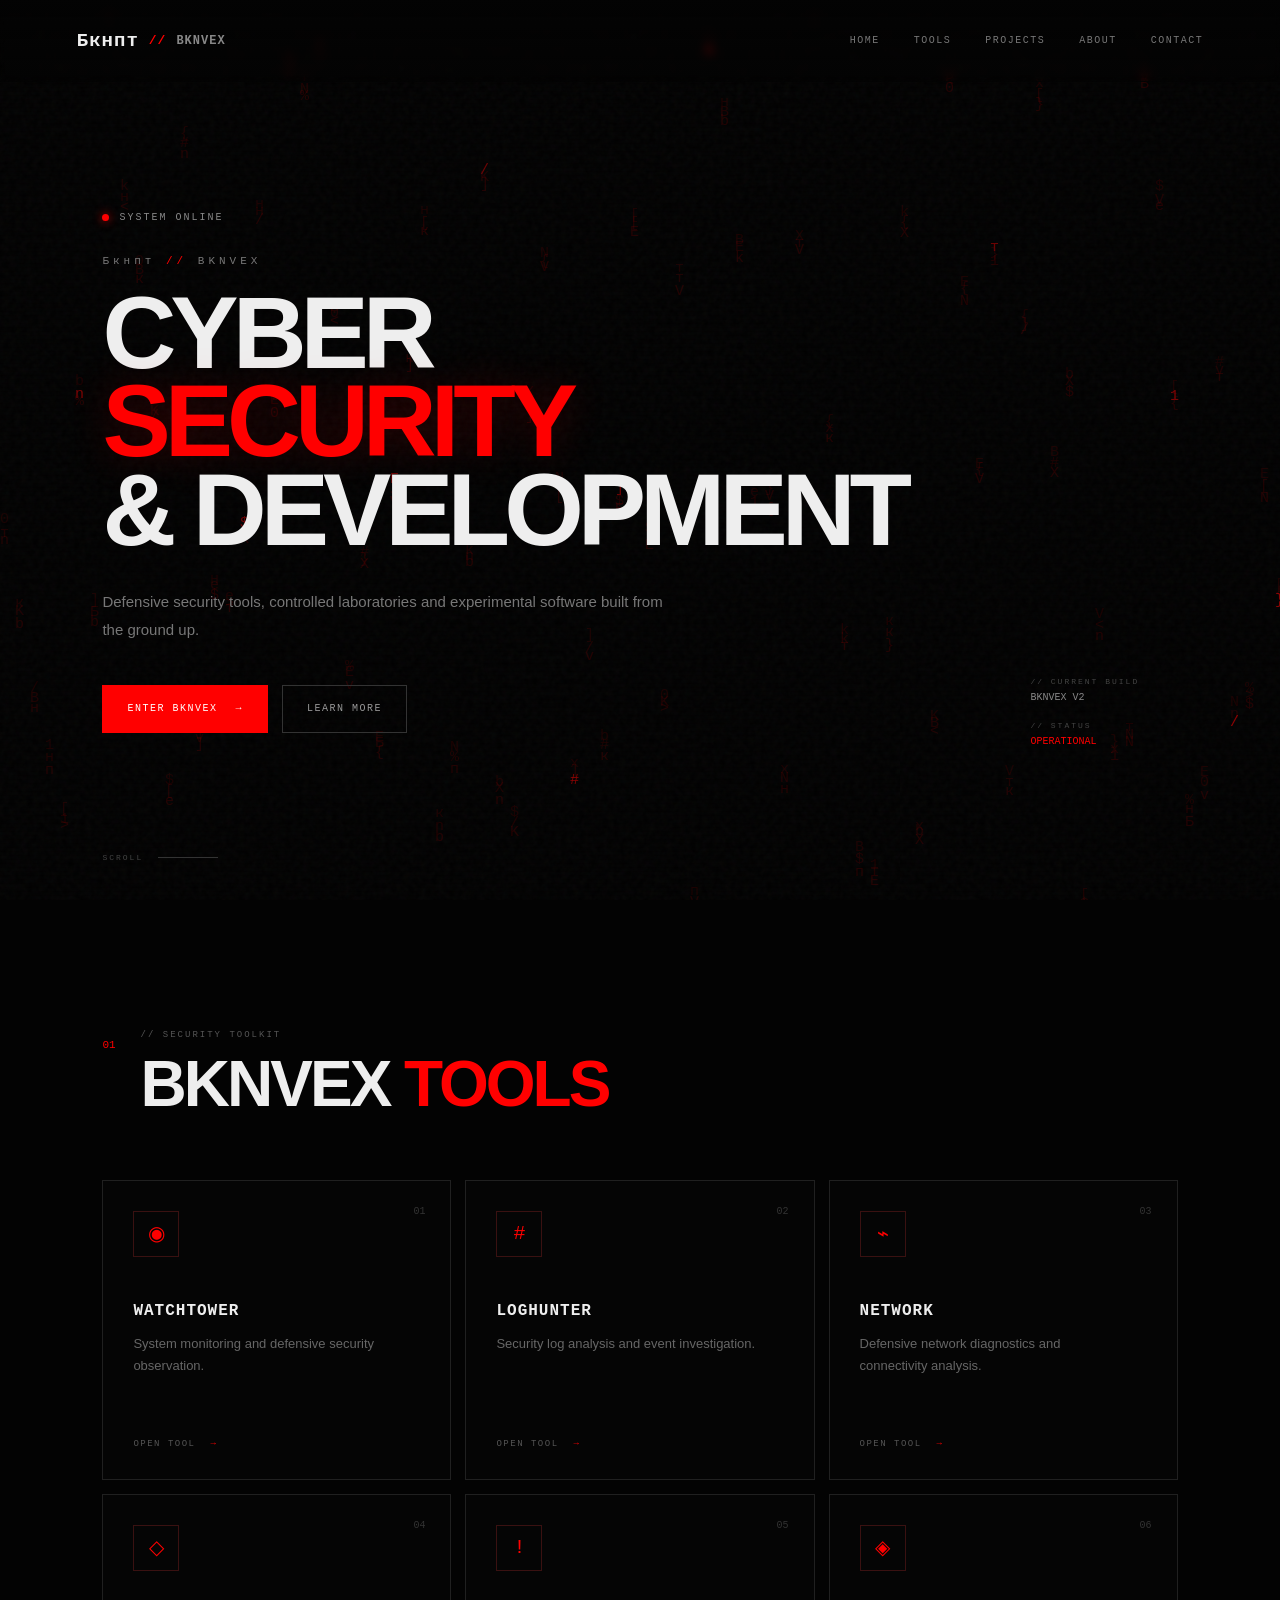
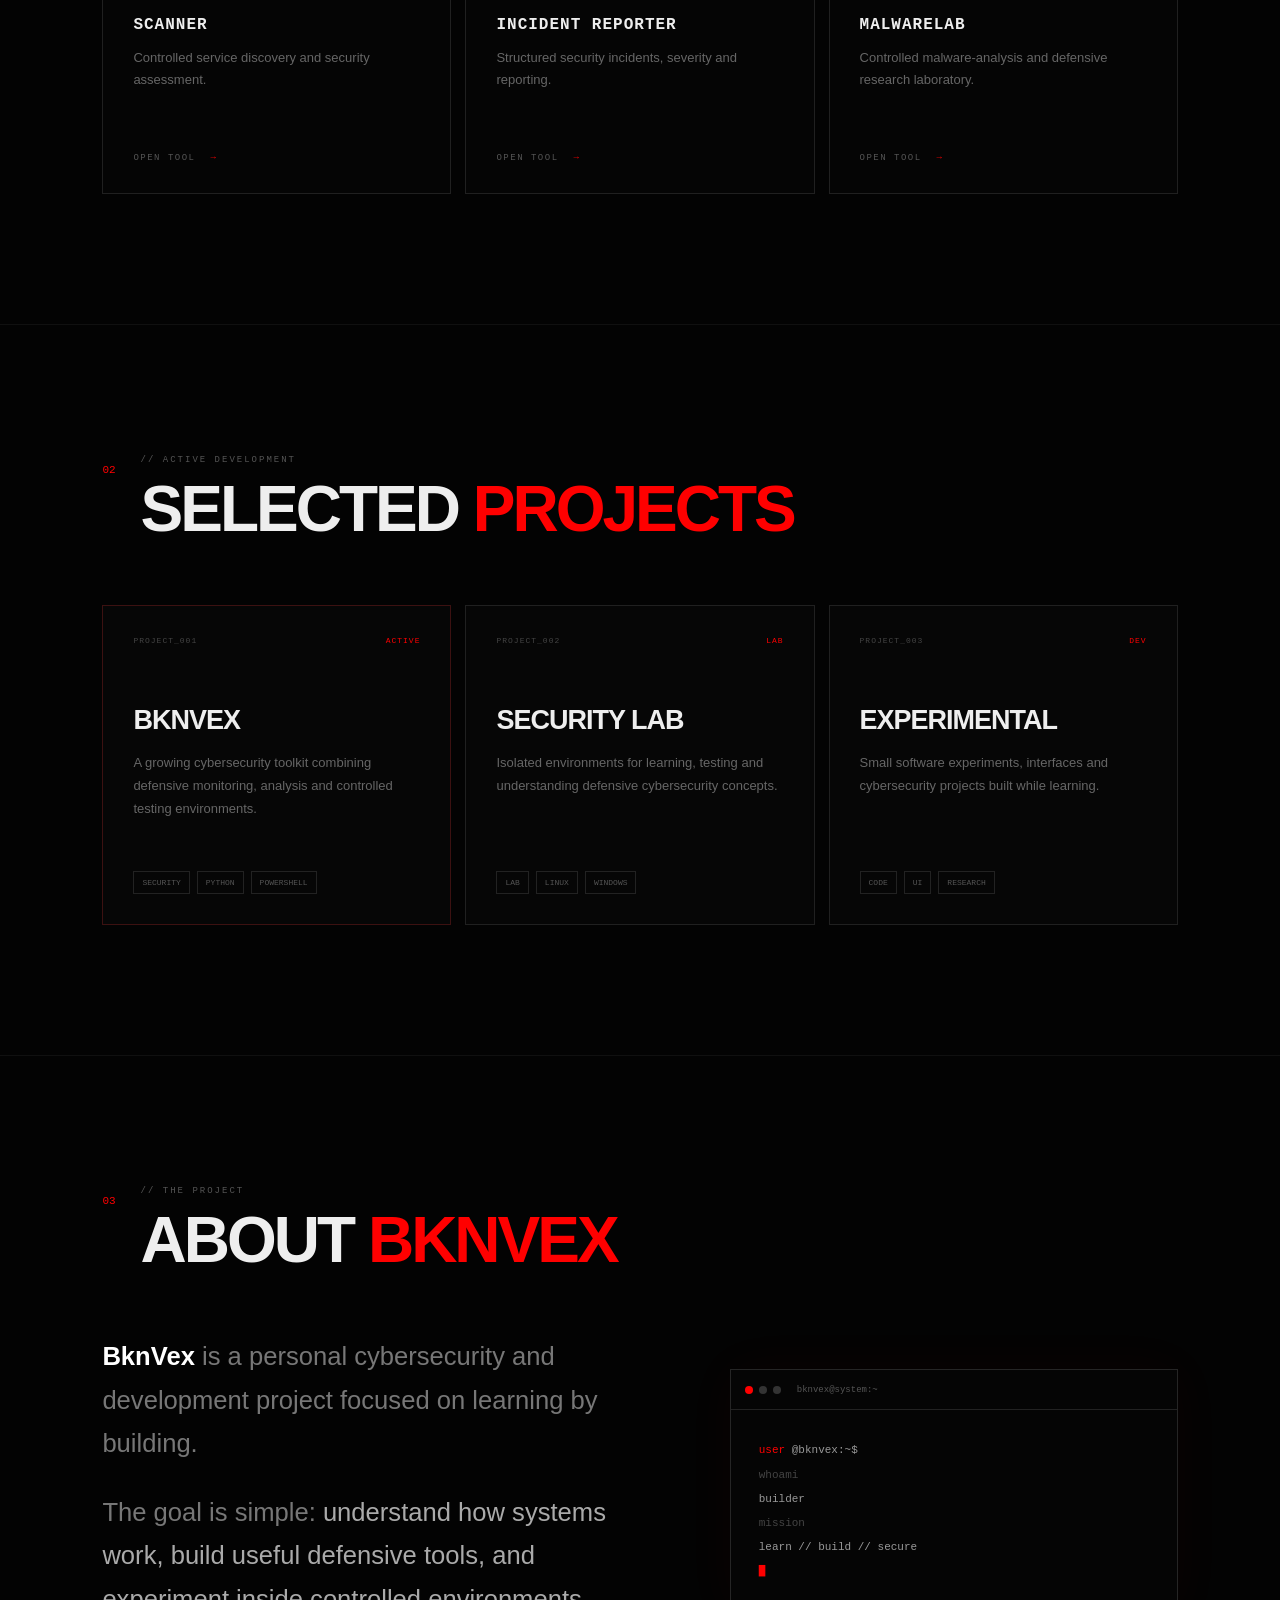
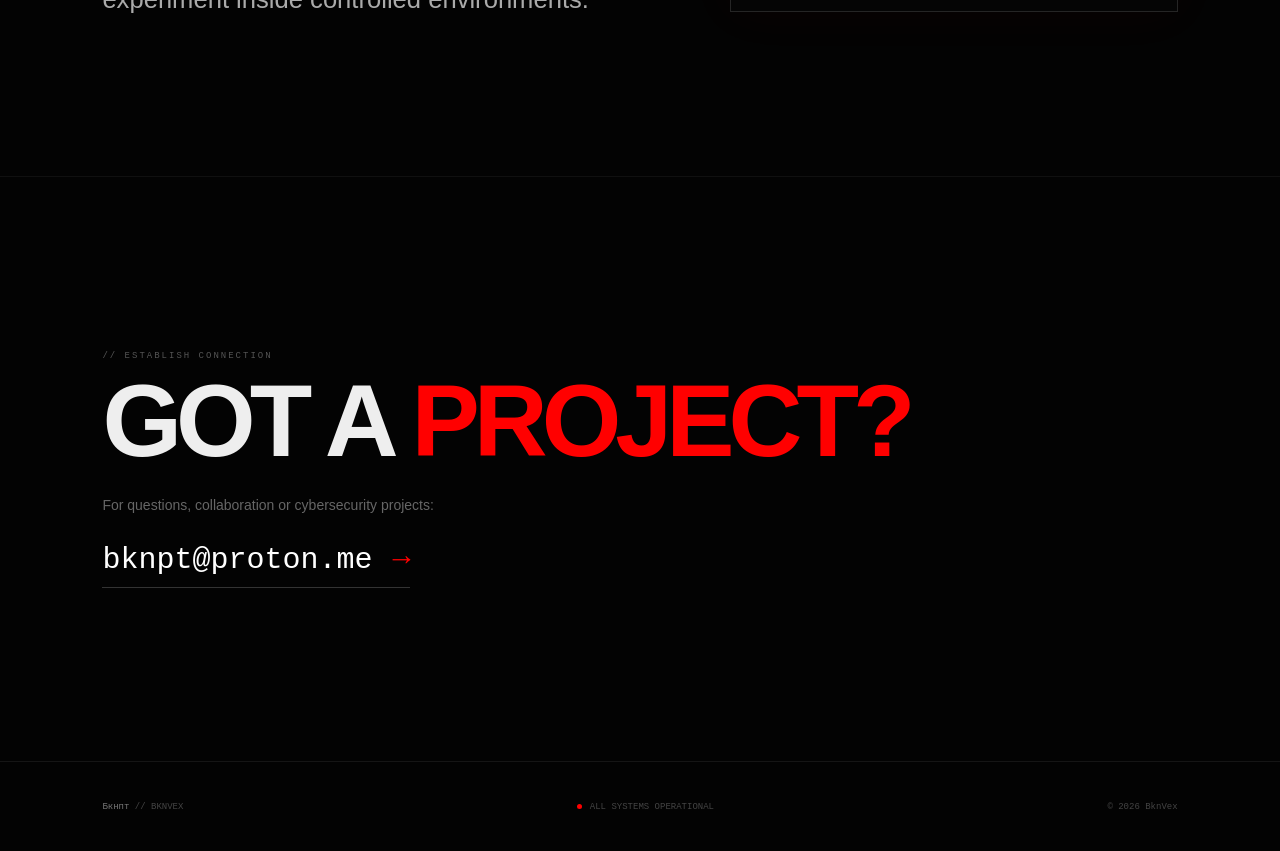
<file: index.html>
<!DOCTYPE html>
<html lang="en">
<head>
    <meta charset="UTF-8">

    <meta
        name="viewport"
        content="width=device-width, initial-scale=1.0"
    >

    <meta
        name="description"
        content="Бкнпт // BknVex — Cyber Security & Development"
    >

    <meta
        name="theme-color"
        content="#050505"
    >

    <title>Бкнпт // BknVex</title>

    <link
        rel="stylesheet"
        href="style.css"
    >
</head>

<body>

    <!-- =====================================================
         BACKGROUND
         ===================================================== -->

    <canvas id="rainCanvas"></canvas>

    <div class="noise"></div>

    <div class="scanlines"></div>


    <!-- =====================================================
         NAVIGATION
         ===================================================== -->

    <header class="navbar">

        <a
            href="#home"
            class="brand"
        >
            <span class="brand-cyrillic">
                Бкнпт
            </span>

            <span class="brand-divider">
                //
            </span>

            <span class="brand-latin">
                BKNVEX
            </span>
        </a>


        <button
            class="menu-button"
            id="menuButton"
            aria-label="Open navigation"
            type="button"
        >
            <span></span>
            <span></span>
            <span></span>
        </button>


        <nav
            class="nav-links"
            id="navLinks"
        >
            <a href="#home">
                HOME
            </a>

            <a href="#tools">
                TOOLS
            </a>

            <a href="#projects">
                PROJECTS
            </a>

            <a href="#about">
                ABOUT
            </a>

            <a href="#contact">
                CONTACT
            </a>
        </nav>

    </header>


    <main>

        <!-- =================================================
             HERO
             ================================================= -->

        <section
            class="hero"
            id="home"
        >

            <div class="hero-content">

                <div class="status-line">
                    <span class="status-dot"></span>
                    SYSTEM ONLINE
                </div>


                <div class="hero-kicker">
                    Бкнпт
                    <span>//</span>
                    BKNVEX
                </div>


                <h1>
                    CYBER
                    <br>
                    <span>SECURITY</span>
                    <br>
                    &amp; DEVELOPMENT
                </h1>


                <p class="hero-description">
                    Defensive security tools, controlled
                    laboratories and experimental software
                    built from the ground up.
                </p>


                <div class="hero-actions">

                    <a
                        href="#tools"
                        class="button button-primary"
                    >
                        ENTER BKNVEX
                        <span>→</span>
                    </a>


                    <a
                        href="#about"
                        class="button button-secondary"
                    >
                        LEARN MORE
                    </a>

                </div>

            </div>


            <div class="hero-side">

                <div class="side-label">
                    // CURRENT BUILD
                </div>

                <div class="side-value">
                    BKNVEX V2
                </div>


                <div class="side-label">
                    // STATUS
                </div>

                <div class="side-value active">
                    OPERATIONAL
                </div>

            </div>


            <div class="scroll-indicator">

                <span>
                    SCROLL
                </span>

                <div></div>

            </div>

        </section>


        <!-- =================================================
             TOOLS
             ================================================= -->

        <section
            class="section"
            id="tools"
        >

            <div class="section-heading">

                <div class="section-number">
                    01
                </div>

                <div>

                    <div class="section-label">
                        // SECURITY TOOLKIT
                    </div>

                    <h2>
                        BKNVEX
                        <span>TOOLS</span>
                    </h2>

                </div>

            </div>


            <div class="tools-grid">

                <!-- WATCHTOWER -->

                <a
                    href="tools/watchtower.html"
                    class="tool-card"
                >

                    <div class="tool-number">
                        01
                    </div>

                    <div class="tool-icon">
                        ◉
                    </div>

                    <h3>
                        WATCHTOWER
                    </h3>

                    <p>
                        System monitoring and defensive
                        security observation.
                    </p>

                    <div class="tool-footer">
                        OPEN TOOL
                        <span>→</span>
                    </div>

                </a>


                <!-- LOGHUNTER -->

                <a
                    href="tools/loghunter.html"
                    class="tool-card"
                >

                    <div class="tool-number">
                        02
                    </div>

                    <div class="tool-icon">
                        #
                    </div>

                    <h3>
                        LOGHUNTER
                    </h3>

                    <p>
                        Security log analysis and event
                        investigation.
                    </p>

                    <div class="tool-footer">
                        OPEN TOOL
                        <span>→</span>
                    </div>

                </a>


                <!-- NETWORK -->

                <a
                    href="tools/network.html"
                    class="tool-card"
                >

                    <div class="tool-number">
                        03
                    </div>

                    <div class="tool-icon">
                        ⌁
                    </div>

                    <h3>
                        NETWORK
                    </h3>

                    <p>
                        Defensive network diagnostics and
                        connectivity analysis.
                    </p>

                    <div class="tool-footer">
                        OPEN TOOL
                        <span>→</span>
                    </div>

                </a>


                <!-- SCANNER -->

                <a
                    href="tools/scanner.html"
                    class="tool-card"
                >

                    <div class="tool-number">
                        04
                    </div>

                    <div class="tool-icon">
                        ◇
                    </div>

                    <h3>
                        SCANNER
                    </h3>

                    <p>
                        Controlled service discovery and
                        security assessment.
                    </p>

                    <div class="tool-footer">
                        OPEN TOOL
                        <span>→</span>
                    </div>

                </a>


                <!-- INCIDENT REPORTER -->

                <a
                    href="tools/incident-reporter.html"
                    class="tool-card"
                >

                    <div class="tool-number">
                        05
                    </div>

                    <div class="tool-icon">
                        !
                    </div>

                    <h3>
                        INCIDENT REPORTER
                    </h3>

                    <p>
                        Structured security incidents,
                        severity and reporting.
                    </p>

                    <div class="tool-footer">
                        OPEN TOOL
                        <span>→</span>
                    </div>

                </a>


                <!-- MALWARELAB -->

                <a
                    href="tools/malwarelab.html"
                    class="tool-card"
                >

                    <div class="tool-number">
                        06
                    </div>

                    <div class="tool-icon">
                        ◈
                    </div>

                    <h3>
                        MALWARELAB
                    </h3>

                    <p>
                        Controlled malware-analysis and
                        defensive research laboratory.
                    </p>

                    <div class="tool-footer">
                        OPEN TOOL
                        <span>→</span>
                    </div>

                </a>

            </div>

        </section>


        <!-- =================================================
             PROJECTS
             ================================================= -->

        <section
            class="section projects-section"
            id="projects"
        >

            <div class="section-heading">

                <div class="section-number">
                    02
                </div>

                <div>

                    <div class="section-label">
                        // ACTIVE DEVELOPMENT
                    </div>

                    <h2>
                        SELECTED
                        <span>PROJECTS</span>
                    </h2>

                </div>

            </div>


            <div class="projects-grid">

                <article class="project-card featured">

                    <div class="project-top">

                        <span>
                            PROJECT_001
                        </span>

                        <span>
                            ACTIVE
                        </span>

                    </div>


                    <h3>
                        BKNVEX
                    </h3>


                    <p>
                        A growing cybersecurity toolkit
                        combining defensive monitoring,
                        analysis and controlled testing
                        environments.
                    </p>


                    <div class="project-tags">

                        <span>
                            SECURITY
                        </span>

                        <span>
                            PYTHON
                        </span>

                        <span>
                            POWERSHELL
                        </span>

                    </div>

                </article>


                <article class="project-card">

                    <div class="project-top">

                        <span>
                            PROJECT_002
                        </span>

                        <span>
                            LAB
                        </span>

                    </div>


                    <h3>
                        SECURITY LAB
                    </h3>


                    <p>
                        Isolated environments for learning,
                        testing and understanding defensive
                        cybersecurity concepts.
                    </p>


                    <div class="project-tags">

                        <span>
                            LAB
                        </span>

                        <span>
                            LINUX
                        </span>

                        <span>
                            WINDOWS
                        </span>

                    </div>

                </article>


                <article class="project-card">

                    <div class="project-top">

                        <span>
                            PROJECT_003
                        </span>

                        <span>
                            DEV
                        </span>

                    </div>


                    <h3>
                        EXPERIMENTAL
                    </h3>


                    <p>
                        Small software experiments,
                        interfaces and cybersecurity
                        projects built while learning.
                    </p>


                    <div class="project-tags">

                        <span>
                            CODE
                        </span>

                        <span>
                            UI
                        </span>

                        <span>
                            RESEARCH
                        </span>

                    </div>

                </article>

            </div>

        </section>


        <!-- =================================================
             ABOUT
             ================================================= -->

        <section
            class="section about-section"
            id="about"
        >

            <div class="section-heading">

                <div class="section-number">
                    03
                </div>

                <div>

                    <div class="section-label">
                        // THE PROJECT
                    </div>

                    <h2>
                        ABOUT
                        <span>BKNVEX</span>
                    </h2>

                </div>

            </div>


            <div class="about-layout">

                <div class="about-large">

                    <p>
                        <strong>
                            BknVex
                        </strong>
                        is a personal cybersecurity and
                        development project focused on
                        learning by building.
                    </p>


                    <p>
                        The goal is simple:
                        <span>
                            understand how systems work,
                            build useful defensive tools,
                            and experiment inside controlled
                            environments.
                        </span>
                    </p>

                </div>


                <div class="about-terminal">

                    <div class="terminal-bar">

                        <span></span>
                        <span></span>
                        <span></span>

                        <label>
                            bknvex@system:~
                        </label>

                    </div>


                    <div class="terminal-body">

                        <p>
                            <span class="terminal-red">
                                user
                            </span>@bknvex:~$
                        </p>

                        <p class="terminal-output">
                            whoami
                        </p>

                        <p>
                            builder
                        </p>

                        <p class="terminal-output">
                            mission
                        </p>

                        <p>
                            learn // build // secure
                        </p>

                        <p>
                            <span class="terminal-red">
                                █
                            </span>
                        </p>

                    </div>

                </div>

            </div>

        </section>


        <!-- =================================================
             CONTACT
             ================================================= -->

        <section
            class="contact-section"
            id="contact"
        >

            <div class="contact-content">

                <div class="section-label">
                    // ESTABLISH CONNECTION
                </div>


                <h2>
                    GOT A
                    <span>PROJECT?</span>
                </h2>


                <p>
                    For questions, collaboration or
                    cybersecurity projects:
                </p>


                <a
                    href="mailto:bknpt@proton.me"
                    class="email-link"
                >
                    bknpt@proton.me

                    <span>
                        →
                    </span>
                </a>

            </div>

        </section>

    </main>


    <!-- =====================================================
         FOOTER
         ===================================================== -->

    <footer>

        <div class="footer-brand">

            <span>
                Бкнпт
            </span>

            //

            BKNVEX

        </div>


        <div class="footer-status">

            <span></span>

            ALL SYSTEMS OPERATIONAL

        </div>


        <div class="footer-copy">
            © 2026 BknVex
        </div>

    </footer>


    <script src="script.js"></script>

</body>
</html>
</file>
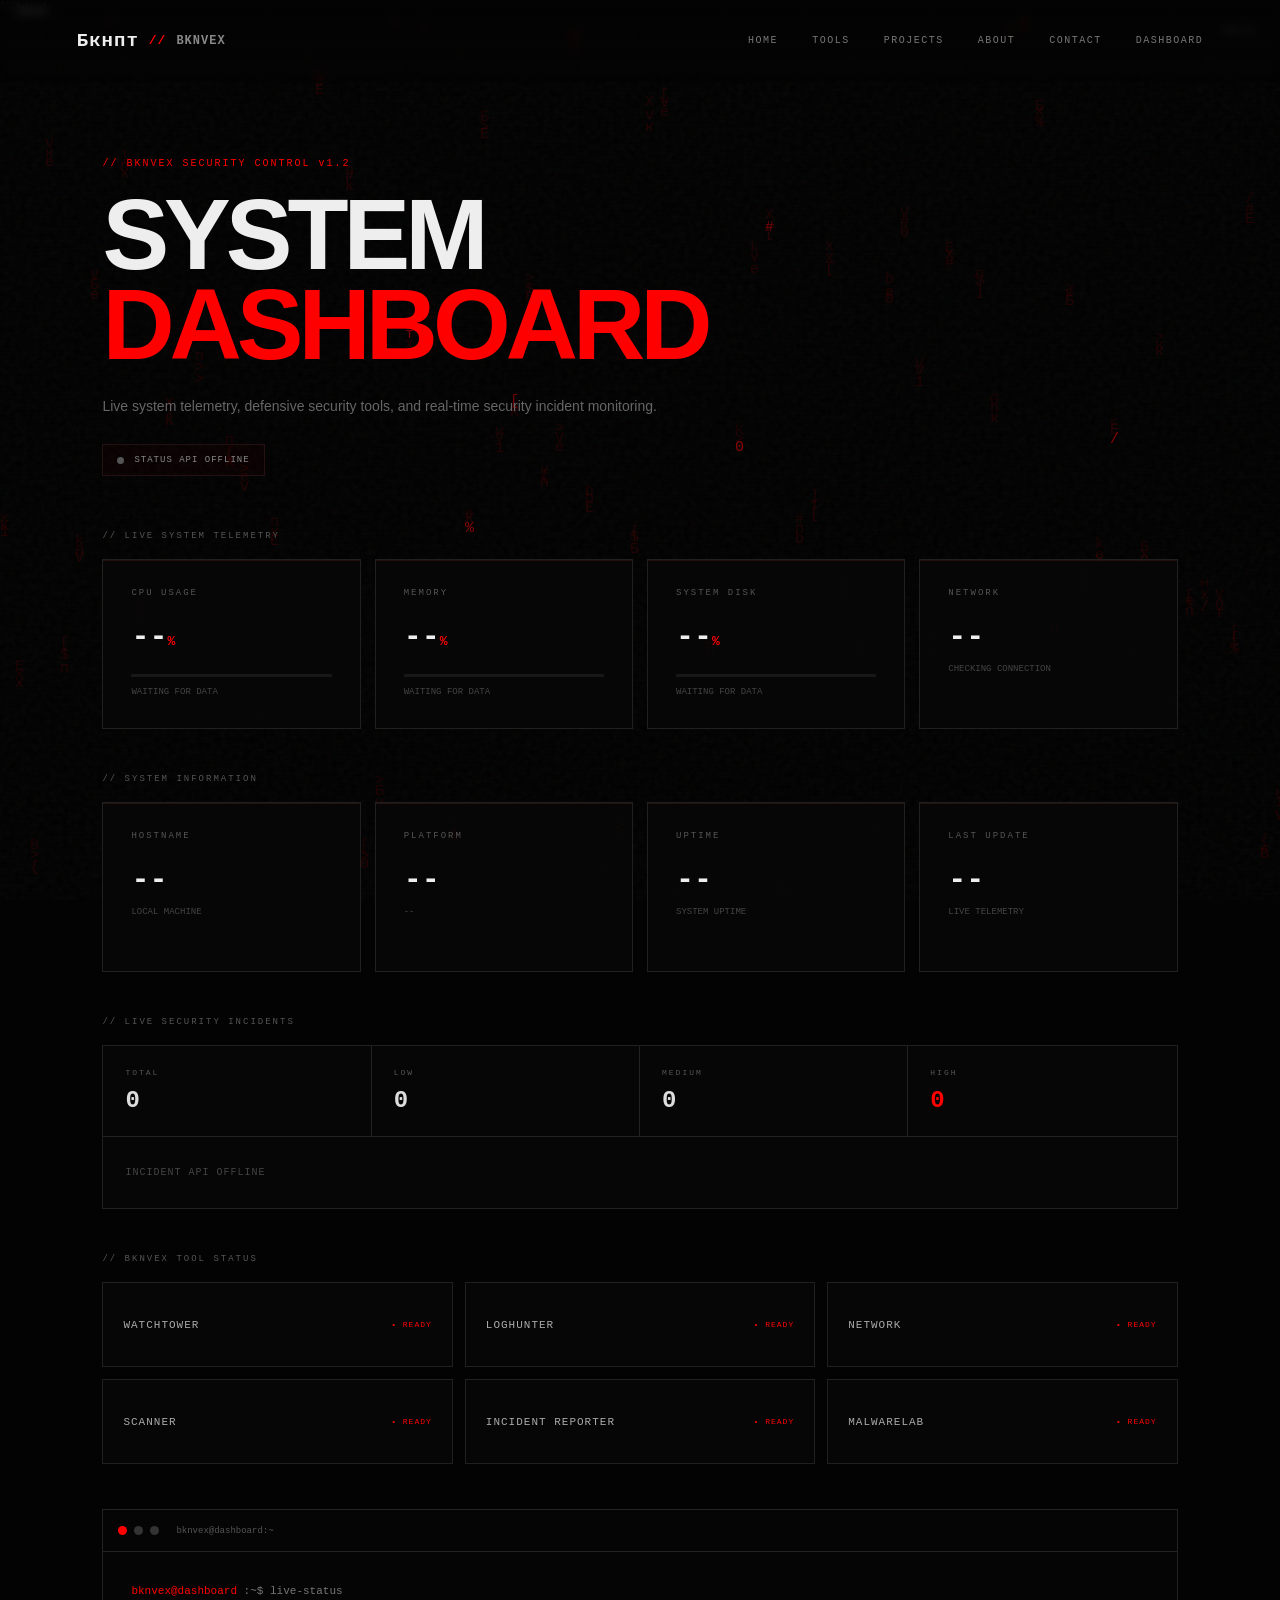
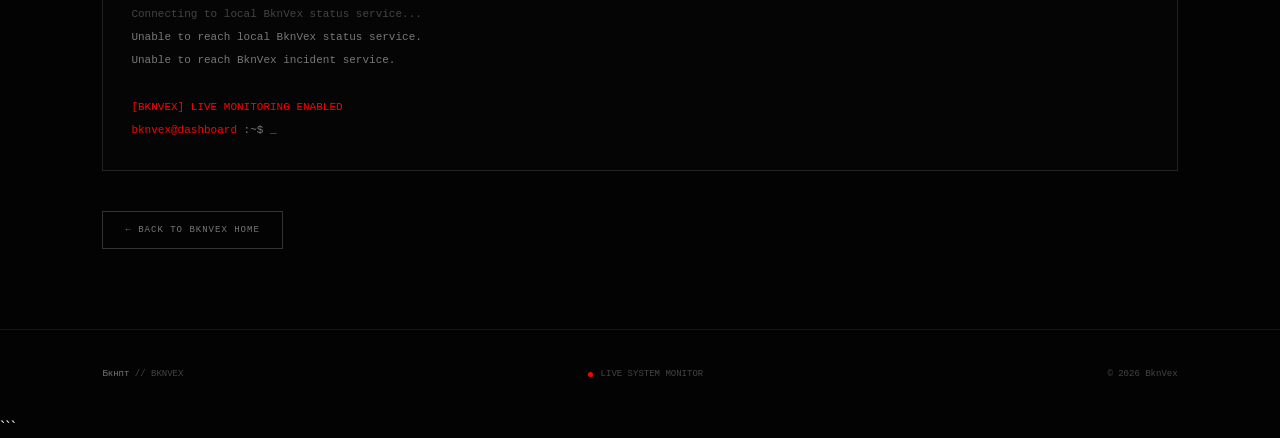
<file: dashboard.html>
```html
<!DOCTYPE html>
<html lang="en">

<head>

<meta charset="UTF-8">
<meta name="viewport" content="width=device-width, initial-scale=1.0">

<meta name="description" content="BknVex Live Security Dashboard">
<meta name="theme-color" content="#050505">

<title>BknVex // Dashboard v1.2</title>

<link rel="stylesheet" href="style.css">

<style>

.dashboard-page {
    min-height: 100vh;
    padding: 140px 8% 80px;
}

.dashboard-header {
    max-width: 1000px;
    margin-bottom: 55px;
}

.dashboard-label {
    color: var(--red);
    font-family: monospace;
    font-size: 10px;
    letter-spacing: 2px;
    margin-bottom: 20px;
}

.dashboard-header h1 {
    font-size: clamp(50px, 8vw, 100px);
    line-height: .9;
    letter-spacing: -5px;
}

.dashboard-header h1 span {
    color: var(--red);
}

.dashboard-header p {
    max-width: 700px;
    margin-top: 25px;
    color: #666;
    line-height: 1.8;
    font-size: 14px;
}

.dashboard-status {
    display: inline-flex;
    align-items: center;
    gap: 10px;
    margin-top: 25px;
    padding: 10px 14px;
    border: 1px solid #241111;
    background: rgba(255,0,0,.03);
    color: #888;
    font-family: monospace;
    font-size: 9px;
    letter-spacing: 1px;
}

.dashboard-status-dot {
    width: 7px;
    height: 7px;
    border-radius: 50%;
    background: var(--red);
    box-shadow: 0 0 10px rgba(255,0,0,.8);
}

.dashboard-status-dot.offline {
    background: #555;
    box-shadow: none;
}

.dashboard-section-title {
    max-width: 1200px;
    margin-bottom: 18px;
    color: #555;
    font-family: monospace;
    font-size: 9px;
    letter-spacing: 2px;
}

/* LIVE STATS */

.live-grid {
    max-width: 1200px;
    display: grid;
    grid-template-columns: repeat(4,minmax(0,1fr));
    gap: 14px;
    margin-bottom: 45px;
}

.live-card {
    min-height: 170px;
    padding: 28px;
    background: rgba(7,7,7,.92);
    border: 1px solid var(--border);
    position: relative;
    overflow: hidden;
}

.live-card::before {
    content: "";
    position: absolute;
    top: 0;
    left: 0;
    width: 100%;
    height: 1px;
    background: #251010;
}

.live-label {
    color: #555;
    font-family: monospace;
    font-size: 9px;
    letter-spacing: 2px;
}

.live-value {
    margin-top: 22px;
    color: #eee;
    font-family: monospace;
    font-size: 30px;
    font-weight: bold;
}

.live-value span {
    color: var(--red);
    font-size: 13px;
}

.live-detail {
    margin-top: 10px;
    color: #444;
    font-family: monospace;
    font-size: 9px;
}

.progress {
    height: 3px;
    margin-top: 20px;
    background: #171717;
    overflow: hidden;
}

.progress-bar {
    width: 0%;
    height: 100%;
    background: var(--red);
    transition: width .5s ease;
}

/* INCIDENT PANEL */

.incident-panel {
    max-width: 1200px;
    margin-bottom: 45px;
    background: rgba(7,7,7,.94);
    border: 1px solid var(--border);
}

.incident-summary {
    display: grid;
    grid-template-columns: repeat(4,1fr);
    border-bottom: 1px solid #222;
}

.incident-count {
    padding: 22px;
    border-right: 1px solid #222;
}

.incident-count:last-child {
    border-right: none;
}

.incident-count-label {
    display: block;
    color: #555;
    font-family: monospace;
    font-size: 8px;
    letter-spacing: 2px;
    margin-bottom: 10px;
}

.incident-count-value {
    color: #ddd;
    font-family: monospace;
    font-size: 24px;
    font-weight: bold;
}

.incident-count-value.high {
    color: var(--red);
}

/* HIGH ALERT */

.high-alert {
    display: none;
    align-items: center;
    gap: 12px;
    padding: 16px 22px;
    border-bottom: 1px solid #441111;
    background: rgba(255,0,0,.06);
    color: var(--red);
    font-family: monospace;
    font-size: 10px;
    font-weight: bold;
    letter-spacing: 2px;
}

.high-alert.active {
    display: flex;
    animation: bknvexAlert 1s infinite alternate;
}

.high-alert-icon {
    display: inline-flex;
    align-items: center;
    justify-content: center;
    width: 18px;
    height: 18px;
    border: 1px solid var(--red);
    border-radius: 50%;
}

@keyframes bknvexAlert {

    from {
        opacity: .45;
    }

    to {
        opacity: 1;
    }

}

/* INCIDENT FEED */

.incident-feed {
    max-height: 380px;
    overflow-y: auto;
}

.incident-item {
    padding: 18px 22px;
    border-bottom: 1px solid #171717;
    display: grid;
    grid-template-columns: 90px 120px 1fr 80px;
    gap: 15px;
    align-items: center;
    font-family: monospace;
    font-size: 10px;
}

.incident-item:last-child {
    border-bottom: none;
}

.incident-time {
    color: #444;
}

.incident-type {
    color: #888;
}

.incident-message {
    color: #aaa;
}

.incident-risk {
    text-align: right;
    font-weight: bold;
    letter-spacing: 1px;
}

.incident-risk.low {
    color: #777;
}

.incident-risk.medium {
    color: #aaa;
}

.incident-risk.high {
    color: var(--red);
    text-shadow: 0 0 8px rgba(255,0,0,.4);
}

.incident-empty {
    padding: 30px 22px;
    color: #444;
    font-family: monospace;
    font-size: 10px;
    letter-spacing: 1px;
}

/* TOOLS */

.tool-status-grid {
    max-width: 1200px;
    display: grid;
    grid-template-columns: repeat(3,minmax(0,1fr));
    gap: 12px;
    margin-bottom: 45px;
}

.tool-status-card {
    min-height: 85px;
    padding: 20px;
    display: flex;
    align-items: center;
    justify-content: space-between;
    background: rgba(7,7,7,.9);
    border: 1px solid var(--border);
    text-decoration: none;
    transition: border-color .25s ease,transform .25s ease;
}

.tool-status-card:hover {
    transform: translateY(-3px);
    border-color: #3a1111;
}

.tool-number {
    display: block;
    margin-bottom: 6px;
    color: #333;
    font-size: 8px;
}

.tool-name {
    color: #aaa;
    font-family: monospace;
    font-size: 11px;
    letter-spacing: 1px;
}

.tool-ready {
    color: var(--red);
    font-family: monospace;
    font-size: 8px;
    letter-spacing: 1px;
}

.tool-ready::before {
    content: "• ";
}

/* TERMINAL */

.dashboard-terminal {
    max-width: 1200px;
    background: #050505;
    border: 1px solid #242424;
    font-family: monospace;
    margin-bottom: 40px;
}

.dashboard-terminal-top {
    height: 42px;
    display: flex;
    align-items: center;
    gap: 7px;
    padding: 0 15px;
    border-bottom: 1px solid #222;
}

.terminal-dot {
    width: 9px;
    height: 9px;
    border-radius: 50%;
    background: #333;
}

.terminal-dot:first-child {
    background: var(--red);
}

.dashboard-terminal-title {
    margin-left: 10px;
    color: #555;
    font-size: 9px;
}

.dashboard-terminal-body {
    padding: 28px;
    color: #777;
    font-size: 11px;
    line-height: 2.1;
}

.terminal-red {
    color: var(--red);
}

.terminal-muted {
    color: #444;
}

/* BACK */

.back-dashboard {
    display: inline-block;
    padding: 13px 22px;
    border: 1px solid #333;
    color: #777;
    text-decoration: none;
    font-family: monospace;
    font-size: 9px;
    letter-spacing: 1px;
}

.back-dashboard:hover {
    color: var(--red);
    border-color: var(--red);
}

/* RESPONSIVE */

@media(max-width:1000px) {

    .live-grid {
        grid-template-columns: repeat(2,1fr);
    }

    .tool-status-grid {
        grid-template-columns: repeat(2,1fr);
    }

}

@media(max-width:700px) {

    .dashboard-page {
        padding: 120px 6% 60px;
    }

    .live-grid,
    .tool-status-grid {
        grid-template-columns: 1fr;
    }

    .incident-summary {
        grid-template-columns: repeat(2,1fr);
    }

    .incident-item {
        grid-template-columns: 1fr;
        gap: 6px;
    }

    .incident-risk {
        text-align: left;
    }

}

</style>

</head>

<body>

<canvas id="rainCanvas"></canvas>

<div class="noise"></div>

<div class="scanlines"></div>

<header class="navbar">

<a href="index.html" class="brand">

<span class="brand-cyrillic">Бкнпт</span>

<span class="brand-divider">//</span>

<span class="brand-latin">BKNVEX</span>

</a>

<button
class="menu-button"
id="menuButton"
aria-label="Open navigation">

<span></span>
<span></span>
<span></span>

</button>

<nav class="nav-links" id="navLinks">

<a href="index.html">HOME</a>
<a href="index.html#tools">TOOLS</a>
<a href="index.html#projects">PROJECTS</a>
<a href="index.html#about">ABOUT</a>
<a href="index.html#contact">CONTACT</a>
<a href="dashboard.html" class="dashboard-link">DASHBOARD</a>

</nav>

</header>

<main class="dashboard-page">

<section class="dashboard-header">

<div class="dashboard-label">
// BKNVEX SECURITY CONTROL v1.2
</div>

<h1>
SYSTEM
<span>DASHBOARD</span>
</h1>

<p>
Live system telemetry, defensive security tools,
and real-time security incident monitoring.
</p>

<div class="dashboard-status">

<span
class="dashboard-status-dot"
id="statusDot">
</span>

<span id="systemStatus">
CONNECTING TO LOCAL STATUS API...
</span>

</div>

</section>

<div class="dashboard-section-title">
// LIVE SYSTEM TELEMETRY
</div>

<section class="live-grid">

<article class="live-card">

<div class="live-label">CPU USAGE</div>

<div class="live-value" id="cpuValue">
--<span>%</span>
</div>

<div class="progress">
<div class="progress-bar" id="cpuBar"></div>
</div>

<div class="live-detail" id="cpuDetail">
WAITING FOR DATA
</div>

</article>

<article class="live-card">

<div class="live-label">MEMORY</div>

<div class="live-value" id="memoryValue">
--<span>%</span>
</div>

<div class="progress">
<div class="progress-bar" id="memoryBar"></div>
</div>

<div class="live-detail" id="memoryDetail">
WAITING FOR DATA
</div>

</article>

<article class="live-card">

<div class="live-label">SYSTEM DISK</div>

<div class="live-value" id="diskValue">
--<span>%</span>
</div>

<div class="progress">
<div class="progress-bar" id="diskBar"></div>
</div>

<div class="live-detail" id="diskDetail">
WAITING FOR DATA
</div>

</article>

<article class="live-card">

<div class="live-label">NETWORK</div>

<div class="live-value" id="networkValue">
--
</div>

<div class="live-detail" id="networkDetail">
CHECKING CONNECTION
</div>

</article>

</section>

<div class="dashboard-section-title">
// SYSTEM INFORMATION
</div>

<section class="live-grid">

<article class="live-card">

<div class="live-label">HOSTNAME</div>

<div class="live-value" id="hostnameValue">
--
</div>

<div class="live-detail">
LOCAL MACHINE
</div>

</article>

<article class="live-card">

<div class="live-label">PLATFORM</div>

<div class="live-value" id="platformValue">
--
</div>

<div class="live-detail" id="releaseValue">
--
</div>

</article>

<article class="live-card">

<div class="live-label">UPTIME</div>

<div class="live-value" id="uptimeValue">
--
</div>

<div class="live-detail">
SYSTEM UPTIME
</div>

</article>

<article class="live-card">

<div class="live-label">LAST UPDATE</div>

<div class="live-value" id="updateValue">
--
</div>

<div class="live-detail">
LIVE TELEMETRY
</div>

</article>

</section>

<div class="dashboard-section-title">
// LIVE SECURITY INCIDENTS
</div>

<section class="incident-panel" id="incidentPanel">

<div class="incident-summary">

<div class="incident-count">

<span class="incident-count-label">
TOTAL
</span>

<span
class="incident-count-value"
id="incidentTotal">
0
</span>

</div>

<div class="incident-count">

<span class="incident-count-label">
LOW
</span>

<span
class="incident-count-value"
id="incidentLow">
0
</span>

</div>

<div class="incident-count">

<span class="incident-count-label">
MEDIUM
</span>

<span
class="incident-count-value"
id="incidentMedium">
0
</span>

</div>

<div class="incident-count">

<span class="incident-count-label">
HIGH
</span>

<span
class="incident-count-value high"
id="incidentHigh">
0
</span>

</div>

</div>

<div id="highAlert" class="high-alert">

<span class="high-alert-icon">!</span>

<span>
HIGH RISK INCIDENT DETECTED
</span>

</div>

<div
class="incident-feed"
id="incidentFeed">

<div class="incident-empty">
WAITING FOR INCIDENT DATA...
</div>

</div>

</section>

<div class="dashboard-section-title">
// BKNVEX TOOL STATUS
</div>

<section class="tool-status-grid">

<a href="tools/watchtower.html" class="tool-status-card">

<div>
<span class="tool-number">TOOL_01</span>
<span class="tool-name">WATCHTOWER</span>
</div>

<span class="tool-ready" id="watchtowerStatus">
READY
</span>

</a>

<a href="tools/loghunter.html" class="tool-status-card">

<div>
<span class="tool-number">TOOL_02</span>
<span class="tool-name">LOGHUNTER</span>
</div>

<span class="tool-ready" id="loghunterStatus">
READY
</span>

</a>

<a href="tools/network.html" class="tool-status-card">

<div>
<span class="tool-number">TOOL_03</span>
<span class="tool-name">NETWORK</span>
</div>

<span class="tool-ready" id="networkToolStatus">
READY
</span>

</a>

<a href="tools/scanner.html" class="tool-status-card">

<div>
<span class="tool-number">TOOL_04</span>
<span class="tool-name">SCANNER</span>
</div>

<span class="tool-ready" id="scannerStatus">
READY
</span>

</a>

<a href="tools/incident-reporter.html" class="tool-status-card">

<div>
<span class="tool-number">TOOL_05</span>
<span class="tool-name">INCIDENT REPORTER</span>
</div>

<span class="tool-ready" id="incidentStatus">
READY
</span>

</a>

<a href="tools/malwarelab.html" class="tool-status-card">

<div>
<span class="tool-number">TOOL_06</span>
<span class="tool-name">MALWARELAB</span>
</div>

<span class="tool-ready" id="malwareStatus">
READY
</span>

</a>

</section>

<section class="dashboard-terminal">

<div class="dashboard-terminal-top">

<span class="terminal-dot"></span>
<span class="terminal-dot"></span>
<span class="terminal-dot"></span>

<span class="dashboard-terminal-title">
bknvex@dashboard:~
</span>

</div>

<div class="dashboard-terminal-body">

<div>

<span class="terminal-red">
bknvex@dashboard
</span>:~$ live-status

</div>

<div class="terminal-muted">
Connecting to local BknVex status service...
</div>

<div id="terminalOutput">
Waiting for telemetry...
</div>

<div id="incidentTerminal">
Waiting for incident telemetry...
</div>

<br>

<div class="terminal-red">
[BKNVEX] LIVE MONITORING ENABLED
</div>

<div>

<span class="terminal-red">
bknvex@dashboard
</span>:~$ _

</div>

</div>

</section>

<a href="index.html" class="back-dashboard">
← BACK TO BKNVEX HOME
</a>

</main>

<footer>

<div class="footer-brand">

<span>Бкнпт</span>
// BKNVEX

</div>

<div class="footer-status">

<span></span>

LIVE SYSTEM MONITOR

</div>

<div class="footer-copy">
© 2026 BknVex
</div>

</footer>

<script src="script.js"></script>

<script>

/* =====================================================
   BKNVEX API
   ===================================================== */

const API =
    "http://127.0.0.1:8765/status";

const INCIDENT_API =
    "http://127.0.0.1:8766/incidents";

/* =====================================================
   HELPERS
   ===================================================== */

function formatUptime(seconds) {

    seconds = Math.floor(seconds);

    const days =
        Math.floor(seconds / 86400);

    seconds %= 86400;

    const hours =
        Math.floor(seconds / 3600);

    seconds %= 3600;

    const minutes =
        Math.floor(seconds / 60);

    const secs =
        seconds % 60;

    if (days > 0) {

        return days + "d " + hours + "h";

    }

    return hours + "h " +
           minutes + "m " +
           secs + "s";

}

function setBar(elementId,value) {

    const element =
        document.getElementById(elementId);

    if (!element) {
        return;
    }

    element.style.width =
        Math.min(
            Math.max(value,0),
            100
        ) + "%";

}

function setToolStatus(elementId,status) {

    const element =
        document.getElementById(elementId);

    if (!element) {
        return;
    }

    element.textContent =
        status || "UNKNOWN";

}

/* =====================================================
   SYSTEM TELEMETRY
   ===================================================== */

async function updateDashboard() {

    try {

        const response =
            await fetch(
                API,
                {
                    cache:"no-store"
                }
            );

        if (!response.ok) {

            throw new Error(
                "HTTP " +
                response.status
            );

        }

        const data =
            await response.json();

        document.getElementById(
            "systemStatus"
        ).textContent =
            "SYSTEM " +
            data.status;

        document.getElementById(
            "statusDot"
        ).classList.remove(
            "offline"
        );

        document.getElementById(
            "cpuValue"
        ).innerHTML =
            data.cpu +
            '<span>%</span>';

        setBar(
            "cpuBar",
            data.cpu
        );

        document.getElementById(
            "cpuDetail"
        ).textContent =
            "LIVE CPU LOAD";

        document.getElementById(
            "memoryValue"
        ).innerHTML =
            data.memory.percent +
            '<span>%</span>';

        setBar(
            "memoryBar",
            data.memory.percent
        );

        document.getElementById(
            "memoryDetail"
        ).textContent =
            data.memory.used_gb +
            " GB / " +
            data.memory.total_gb +
            " GB";

        document.getElementById(
            "diskValue"
        ).innerHTML =
            data.disk.percent +
            '<span>%</span>';

        setBar(
            "diskBar",
            data.disk.percent
        );

        document.getElementById(
            "diskDetail"
        ).textContent =
            data.disk.used_gb +
            " GB / " +
            data.disk.total_gb +
            " GB";

        const networkOnline =
            data.network.online;

        document.getElementById(
            "networkValue"
        ).textContent =
            networkOnline
                ? "ONLINE"
                : "OFFLINE";

        document.getElementById(
            "networkDetail"
        ).textContent =
            networkOnline
                ? "CONNECTION ACTIVE"
                : "NO CONNECTION";

        document.getElementById(
            "hostnameValue"
        ).textContent =
            data.system.hostname;

        document.getElementById(
            "platformValue"
        ).textContent =
            data.system.platform;

        document.getElementById(
            "releaseValue"
        ).textContent =
            data.system.release;

        document.getElementById(
            "uptimeValue"
        ).textContent =
            formatUptime(
                data.uptime_seconds
            );

        document.getElementById(
            "updateValue"
        ).textContent =
            new Date()
                .toLocaleTimeString();

        const tools =
            data.bknvex || {};

        setToolStatus(
            "watchtowerStatus",
            tools.watchtower
        );

        setToolStatus(
            "loghunterStatus",
            tools.loghunter
        );

        setToolStatus(
            "networkToolStatus",
            tools.network
        );

        setToolStatus(
            "scannerStatus",
            tools.scanner
        );

        setToolStatus(
            "incidentStatus",
            tools.incident_reporter
        );

        setToolStatus(
            "malwareStatus",
            tools.malwarelab
        );

        document.getElementById(
            "terminalOutput"
        ).textContent =
            "Telemetry received // " +
            data.system.hostname +
            " // CPU " +
            data.cpu +
            "% // RAM " +
            data.memory.percent +
            "%";

    }

    catch(error) {

        console.error(
            "BknVex status error:",
            error
        );

        document.getElementById(
            "systemStatus"
        ).textContent =
            "STATUS API OFFLINE";

        document.getElementById(
            "statusDot"
        ).classList.add(
            "offline"
        );

        document.getElementById(
            "terminalOutput"
        ).textContent =
            "Unable to reach local BknVex status service.";

    }

}

/* =====================================================
   INCIDENT MONITOR + HIGH ALERT
   ===================================================== */

async function updateIncidents() {

    try {

        const response =
            await fetch(
                INCIDENT_API,
                {
                    cache:"no-store"
                }
            );

        if (!response.ok) {

            throw new Error(
                "HTTP " +
                response.status
            );

        }

        const data =
            await response.json();

        const incidents =
            Array.isArray(data.incidents)
                ? data.incidents
                : [];

        let low = 0;
        let medium = 0;
        let high = 0;

        incidents.forEach(
            incident => {

                const risk =
                    String(
                        incident.risk || ""
                    ).toUpperCase();

                if (risk === "LOW") {
                    low++;
                }

                if (risk === "MEDIUM") {
                    medium++;
                }

                if (risk === "HIGH") {
                    high++;
                }

            }
        );

        document.getElementById(
            "incidentTotal"
        ).textContent =
            incidents.length;

        document.getElementById(
            "incidentLow"
        ).textContent =
            low;

        document.getElementById(
            "incidentMedium"
        ).textContent =
            medium;

        document.getElementById(
            "incidentHigh"
        ).textContent =
            high;

        const alert =
            document.getElementById(
                "highAlert"
            );

        if (high > 0) {

            alert.classList.add(
                "active"
            );

        } else {

            alert.classList.remove(
                "active"
            );

        }

        const feed =
            document.getElementById(
                "incidentFeed"
            );

        if (!incidents.length) {

            feed.innerHTML =
                '<div class="incident-empty">' +
                'NO SECURITY INCIDENTS DETECTED' +
                '</div>';

            document.getElementById(
                "incidentTerminal"
            ).textContent =
                "Incident telemetry // 0 incidents";

            return;

        }

        feed.innerHTML =
            incidents
                .slice()
                .reverse()
                .map(
                    incident => {

                        const risk =
                            String(
                                incident.risk ||
                                "UNKNOWN"
                            ).toLowerCase();

                        return `
                        <div class="incident-item">

                            <div class="incident-time">
                                ${incident.time || "--:--:--"}
                            </div>

                            <div class="incident-type">
                                ${incident.type || "UNKNOWN"}
                            </div>

                            <div class="incident-message">
                                ${incident.message || "No message"}
                            </div>

                            <div class="incident-risk ${risk}">
                                ${risk.toUpperCase()}
                            </div>

                        </div>
                        `;

                    }
                )
                .join("");

        document.getElementById(
            "incidentTerminal"
        ).textContent =
            "Incident telemetry // " +
            incidents.length +
            " total // LOW " +
            low +
            " // MEDIUM " +
            medium +
            " // HIGH " +
            high;

    }

    catch(error) {

        console.error(
            "BknVex incident error:",
            error
        );

        document.getElementById(
            "incidentFeed"
        ).innerHTML =
            '<div class="incident-empty">' +
            'INCIDENT API OFFLINE' +
            '</div>';

        document.getElementById(
            "highAlert"
        ).classList.remove(
            "active"
        );

        document.getElementById(
            "incidentTerminal"
        ).textContent =
            "Unable to reach BknVex incident service.";

    }

}

/* =====================================================
   START
   ===================================================== */

updateDashboard();

updateIncidents();

setInterval(
    updateDashboard,
    3000
);

setInterval(
    updateIncidents,
    3000
);

</script>

</body>

</html>
```
</file>
<file: style.css>
* {
    margin: 0;
    padding: 0;
    box-sizing: border-box;
}

html {
    scroll-behavior: smooth;
}

:root {
    --bg: #030303;
    --panel: #080808;
    --panel-hover: #0d0d0d;
    --border: #202020;
    --border-bright: #353535;
    --text: #eeeeee;
    --muted: #777777;
    --dark-muted: #444444;
    --red: #ff0000;
    --red-dark: #6f0000;
    --red-soft: #a80000;
}

body {
    background: var(--bg);
    color: var(--text);
    font-family:
        Arial,
        Helvetica,
        sans-serif;
    overflow-x: hidden;
}

a {
    color: inherit;
}

button {
    font: inherit;
}

::selection {
    background: var(--red);
    color: #ffffff;
}


/* =========================================================
   BACKGROUND
   ========================================================= */

#rainCanvas {
    position: fixed;
    inset: 0;
    width: 100%;
    height: 100%;
    z-index: -5;
    pointer-events: none;
    opacity: 0.72;
}

.noise {
    position: fixed;
    inset: 0;
    z-index: -4;
    pointer-events: none;
    opacity: 0.045;
    background-image:
        url("data:image/svg+xml,%3Csvg viewBox='0 0 180 180' xmlns='http://www.w3.org/2000/svg'%3E%3Cfilter id='n'%3E%3CfeTurbulence type='fractalNoise' baseFrequency='.85' numOctaves='4' stitchTiles='stitch'/%3E%3C/filter%3E%3Crect width='100%25' height='100%25' filter='url(%23n)' opacity='.8'/%3E%3C/svg%3E");
}

.scanlines {
    position: fixed;
    inset: 0;
    z-index: -3;
    pointer-events: none;
    opacity: 0.08;
    background:
        repeating-linear-gradient(
            to bottom,
            transparent 0,
            transparent 3px,
            rgba(255, 0, 0, 0.07) 4px
        );
}


/* =========================================================
   NAVIGATION
   ========================================================= */

.navbar {
    position: fixed;
    top: 0;
    left: 0;
    width: 100%;
    height: 82px;
    padding: 0 6%;
    display: flex;
    align-items: center;
    justify-content: space-between;
    z-index: 1000;
    background:
        linear-gradient(
            to bottom,
            rgba(3, 3, 3, 0.96),
            rgba(3, 3, 3, 0)
        );
    backdrop-filter: blur(5px);
}

.brand {
    text-decoration: none;
    display: flex;
    align-items: center;
    gap: 10px;
    font-family: monospace;
    font-weight: 700;
    letter-spacing: 1px;
}

.brand-cyrillic {
    color: var(--text);
    font-size: 19px;
}

.brand-divider {
    color: var(--red);
    font-size: 13px;
}

.brand-latin {
    color: #888;
    font-size: 12px;
}

.nav-links {
    display: flex;
    align-items: center;
    gap: 34px;
}

.nav-links a {
    position: relative;
    text-decoration: none;
    color: #777;
    font-family: monospace;
    font-size: 10px;
    letter-spacing: 1.5px;
    transition: color 0.25s ease;
}

.nav-links a::after {
    content: "";
    position: absolute;
    left: 0;
    bottom: -8px;
    width: 0;
    height: 1px;
    background: var(--red);
    transition: width 0.25s ease;
}

.nav-links a:hover {
    color: #ffffff;
}

.nav-links a:hover::after {
    width: 100%;
}

.menu-button {
    display: none;
    width: 42px;
    height: 42px;
    padding: 10px;
    background: transparent;
    border: 1px solid var(--border);
    cursor: pointer;
}

.menu-button span {
    display: block;
    height: 1px;
    margin: 5px 0;
    background: #aaa;
}


/* =========================================================
   HERO
   ========================================================= */

.hero {
    min-height: 100vh;
    position: relative;
    display: flex;
    align-items: center;
    padding:
        140px
        8%
        100px;
}

.hero-content {
    max-width: 900px;
    position: relative;
    z-index: 2;
}

.status-line {
    display: inline-flex;
    align-items: center;
    gap: 10px;
    margin-bottom: 32px;
    color: #888;
    font-family: monospace;
    font-size: 10px;
    letter-spacing: 2px;
}

.status-dot {
    width: 7px;
    height: 7px;
    background: var(--red);
    border-radius: 50%;
    box-shadow:
        0 0 10px
        rgba(255, 0, 0, 0.8);
    animation: pulse 1.6s infinite;
}

.hero-kicker {
    color: #777;
    font-family: monospace;
    font-size: 11px;
    letter-spacing: 4px;
    margin-bottom: 22px;
}

.hero-kicker span {
    color: var(--red);
}

.hero h1 {
    max-width: 1000px;
    font-size: clamp(52px, 8vw, 112px);
    line-height: 0.86;
    letter-spacing: -6px;
    font-weight: 800;
}

.hero h1 span {
    color: var(--red);
    text-shadow:
        0 0 40px
        rgba(255, 0, 0, 0.18);
}

.hero-description {
    max-width: 570px;
    margin-top: 34px;
    color: #777;
    font-size: 15px;
    line-height: 1.9;
}

.hero-actions {
    display: flex;
    gap: 14px;
    margin-top: 40px;
}

.button {
    display: inline-flex;
    align-items: center;
    justify-content: center;
    gap: 18px;
    min-height: 48px;
    padding: 0 24px;
    text-decoration: none;
    font-family: monospace;
    font-size: 10px;
    letter-spacing: 1.5px;
    transition:
        transform 0.25s ease,
        background 0.25s ease,
        border-color 0.25s ease,
        color 0.25s ease;
}

.button-primary {
    background: var(--red);
    color: #ffffff;
    border: 1px solid var(--red);
}

.button-primary:hover {
    transform: translateY(-3px);
    background: #cc0000;
}

.button-secondary {
    border: 1px solid #333;
    color: #999;
}

.button-secondary:hover {
    transform: translateY(-3px);
    color: #ffffff;
    border-color: #777;
}

.hero-side {
    position: absolute;
    right: 7%;
    bottom: 17%;
    width: 160px;
    font-family: monospace;
}

.side-label {
    color: #444;
    font-size: 8px;
    letter-spacing: 2px;
    margin-top: 18px;
}

.side-value {
    color: #888;
    font-size: 10px;
    margin-top: 6px;
}

.side-value.active {
    color: var(--red);
}

.scroll-indicator {
    position: absolute;
    bottom: 38px;
    left: 8%;
    display: flex;
    align-items: center;
    gap: 15px;
    color: #444;
    font-family: monospace;
    font-size: 8px;
    letter-spacing: 2px;
}

.scroll-indicator div {
    width: 60px;
    height: 1px;
    background: #333;
}


/* =========================================================
   SECTIONS
   ========================================================= */

.section {
    position: relative;
    padding:
        130px
        8%;
}

.section-heading {
    display: flex;
    gap: 25px;
    align-items: flex-start;
    margin-bottom: 65px;
}

.section-number {
    color: var(--red);
    font-family: monospace;
    font-size: 11px;
    padding-top: 9px;
}

.section-label {
    color: #555;
    font-family: monospace;
    font-size: 9px;
    letter-spacing: 2px;
    margin-bottom: 14px;
}

.section-heading h2 {
    font-size: clamp(38px, 5vw, 66px);
    line-height: 0.95;
    letter-spacing: -3px;
}

.section-heading h2 span {
    color: var(--red);
}


/* =========================================================
   TOOLS
   ========================================================= */

.tools-grid {
    display: grid;
    grid-template-columns:
        repeat(3, minmax(0, 1fr));
    gap: 14px;
}

.tool-card {
    min-height: 300px;
    position: relative;
    display: flex;
    flex-direction: column;
    padding: 30px;
    background: rgba(6, 6, 6, 0.88);
    border: 1px solid var(--border);
    text-decoration: none;
    overflow: hidden;
    transition:
        transform 0.3s ease,
        border-color 0.3s ease,
        background 0.3s ease;
}

.tool-card::before {
    content: "";
    position: absolute;
    left: 0;
    top: 0;
    width: 0;
    height: 2px;
    background: var(--red);
    transition: width 0.35s ease;
}

.tool-card:hover {
    transform: translateY(-7px);
    border-color: #3a3a3a;
    background: var(--panel-hover);
}

.tool-card:hover::before {
    width: 100%;
}

.tool-number {
    position: absolute;
    top: 25px;
    right: 25px;
    color: #333;
    font-family: monospace;
    font-size: 10px;
}

.tool-icon {
    width: 46px;
    height: 46px;
    display: flex;
    align-items: center;
    justify-content: center;
    margin-bottom: 45px;
    color: var(--red);
    border: 1px solid #3a1111;
    font-family: monospace;
    font-size: 20px;
}

.tool-card h3 {
    font-family: monospace;
    font-size: 16px;
    letter-spacing: 1px;
}

.tool-card p {
    max-width: 270px;
    margin-top: 13px;
    color: #666;
    font-size: 13px;
    line-height: 1.7;
}

.tool-footer {
    margin-top: auto;
    padding-top: 30px;
    color: #555;
    font-family: monospace;
    font-size: 9px;
    letter-spacing: 1.5px;
}

.tool-footer span {
    color: var(--red);
    margin-left: 8px;
}


/* =========================================================
   PROJECTS
   ========================================================= */

.projects-section {
    border-top: 1px solid #101010;
}

.projects-grid {
    display: grid;
    grid-template-columns:
        repeat(3, minmax(0, 1fr));
    gap: 14px;
}

.project-card {
    min-height: 320px;
    padding: 30px;
    background: rgba(7, 7, 7, 0.9);
    border: 1px solid var(--border);
    display: flex;
    flex-direction: column;
}

.project-card.featured {
    border-color: #3c1111;
}

.project-top {
    display: flex;
    justify-content: space-between;
    color: #444;
    font-family: monospace;
    font-size: 8px;
    letter-spacing: 1px;
}

.project-top span:last-child {
    color: var(--red);
}

.project-card h3 {
    margin-top: 60px;
    font-size: 27px;
    letter-spacing: -1px;
}

.project-card p {
    margin-top: 15px;
    color: #666;
    font-size: 13px;
    line-height: 1.8;
}

.project-tags {
    display: flex;
    flex-wrap: wrap;
    gap: 7px;
    margin-top: auto;
    padding-top: 30px;
}

.project-tags span {
    padding: 6px 8px;
    border: 1px solid #222;
    color: #555;
    font-family: monospace;
    font-size: 8px;
}


/* =========================================================
   ABOUT
   ========================================================= */

.about-section {
    border-top: 1px solid #101010;
}

.about-layout {
    display: grid;
    grid-template-columns:
        1.1fr
        0.9fr;
    gap: 80px;
    align-items: center;
}

.about-large p {
    max-width: 700px;
    color: #777;
    font-size: clamp(19px, 2vw, 27px);
    line-height: 1.7;
    margin-bottom: 25px;
}

.about-large strong {
    color: #ffffff;
}

.about-large span {
    color: #aaa;
}

.about-terminal {
    border: 1px solid #252525;
    background: #050505;
    font-family: monospace;
    box-shadow:
        0 0 50px
        rgba(255, 0, 0, 0.04);
}

.terminal-bar {
    height: 40px;
    padding: 0 14px;
    display: flex;
    align-items: center;
    gap: 6px;
    border-bottom: 1px solid #222;
}

.terminal-bar span {
    width: 8px;
    height: 8px;
    border-radius: 50%;
    background: #333;
}

.terminal-bar span:first-child {
    background: var(--red);
}

.terminal-bar label {
    margin-left: 10px;
    color: #555;
    font-size: 9px;
}

.terminal-body {
    padding: 28px;
    color: #999;
    font-size: 11px;
    line-height: 2.2;
}

.terminal-red {
    color: var(--red);
}

.terminal-output {
    color: #444;
}


/* =========================================================
   CONTACT
   ========================================================= */

.contact-section {
    min-height: 65vh;
    display: flex;
    align-items: center;
    padding:
        140px
        8%;
    border-top: 1px solid #101010;
    position: relative;
}

.contact-content {
    max-width: 900px;
}

.contact-section h2 {
    font-size: clamp(55px, 8vw, 110px);
    line-height: 0.9;
    letter-spacing: -6px;
}

.contact-section h2 span {
    color: var(--red);
}

.contact-section p {
    margin-top: 30px;
    color: #666;
    font-size: 14px;
}

.email-link {
    display: inline-flex;
    align-items: center;
    gap: 20px;
    margin-top: 30px;
    color: #ffffff;
    text-decoration: none;
    font-family: monospace;
    font-size: clamp(18px, 3vw, 30px);
    border-bottom: 1px solid #333;
    padding-bottom: 10px;
    transition:
        color 0.25s ease,
        border-color 0.25s ease;
}

.email-link span {
    color: var(--red);
}

.email-link:hover {
    color: var(--red);
    border-color: var(--red);
}


/* =========================================================
   FOOTER
   ========================================================= */

footer {
    min-height: 90px;
    padding:
        25px
        8%;
    display: flex;
    align-items: center;
    justify-content: space-between;
    border-top: 1px solid #151515;
    color: #444;
    font-family: monospace;
    font-size: 9px;
}

.footer-brand span {
    color: #777;
}

.footer-status {
    display: flex;
    align-items: center;
    gap: 8px;
}

.footer-status span {
    width: 5px;
    height: 5px;
    border-radius: 50%;
    background: var(--red);
}


/* =========================================================
   ANIMATIONS
   ========================================================= */

@keyframes pulse {

    0%,
    100% {
        opacity: 0.35;
        transform: scale(0.85);
    }

    50% {
        opacity: 1;
        transform: scale(1.15);
    }

}


/* =========================================================
   RESPONSIVE
   ========================================================= */

@media (max-width: 1000px) {

    .tools-grid,
    .projects-grid {
        grid-template-columns:
            repeat(2, minmax(0, 1fr));
    }

    .about-layout {
        grid-template-columns: 1fr;
    }

    .hero-side {
        display: none;
    }

}


@media (max-width: 700px) {

    .navbar {
        height: 70px;
        padding: 0 6%;
    }

    .menu-button {
        display: block;
    }

    .nav-links {
        position: absolute;
        top: 70px;
        left: 0;
        width: 100%;
        padding: 20px 6%;
        display: none;
        flex-direction: column;
        align-items: flex-start;
        gap: 22px;
        background: rgba(3, 3, 3, 0.97);
        border-bottom: 1px solid #222;
    }

    .nav-links.open {
        display: flex;
    }

    .hero {
        padding:
            120px
            6%
            100px;
    }

    .hero h1 {
        font-size: clamp(48px, 15vw, 80px);
        letter-spacing: -4px;
    }

    .hero-description {
        font-size: 13px;
    }

    .hero-actions {
        flex-direction: column;
        align-items: flex-start;
    }

    .button {
        width: 100%;
        max-width: 280px;
    }

    .section {
        padding:
            90px
            6%;
    }

    .section-heading {
        margin-bottom: 40px;
    }

    .tools-grid,
    .projects-grid {
        grid-template-columns: 1fr;
    }

    .tool-card,
    .project-card {
        min-height: 280px;
    }

    .contact-section {
        min-height: 60vh;
        padding:
            100px
            6%;
    }

    .contact-section h2 {
        font-size: clamp(50px, 15vw, 80px);
        letter-spacing: -4px;
    }

    footer {
        padding:
            25px
            6%;
        flex-direction: column;
        align-items: flex-start;
        gap: 15px;
    }

}


@media (prefers-reduced-motion: reduce) {

    html {
        scroll-behavior: auto;
    }

    *,
    *::before,
    *::after {
        animation-duration: 0.01ms !important;
        animation-iteration-count: 1 !important;
        transition-duration: 0.01ms !important;
    }

}
</file>
